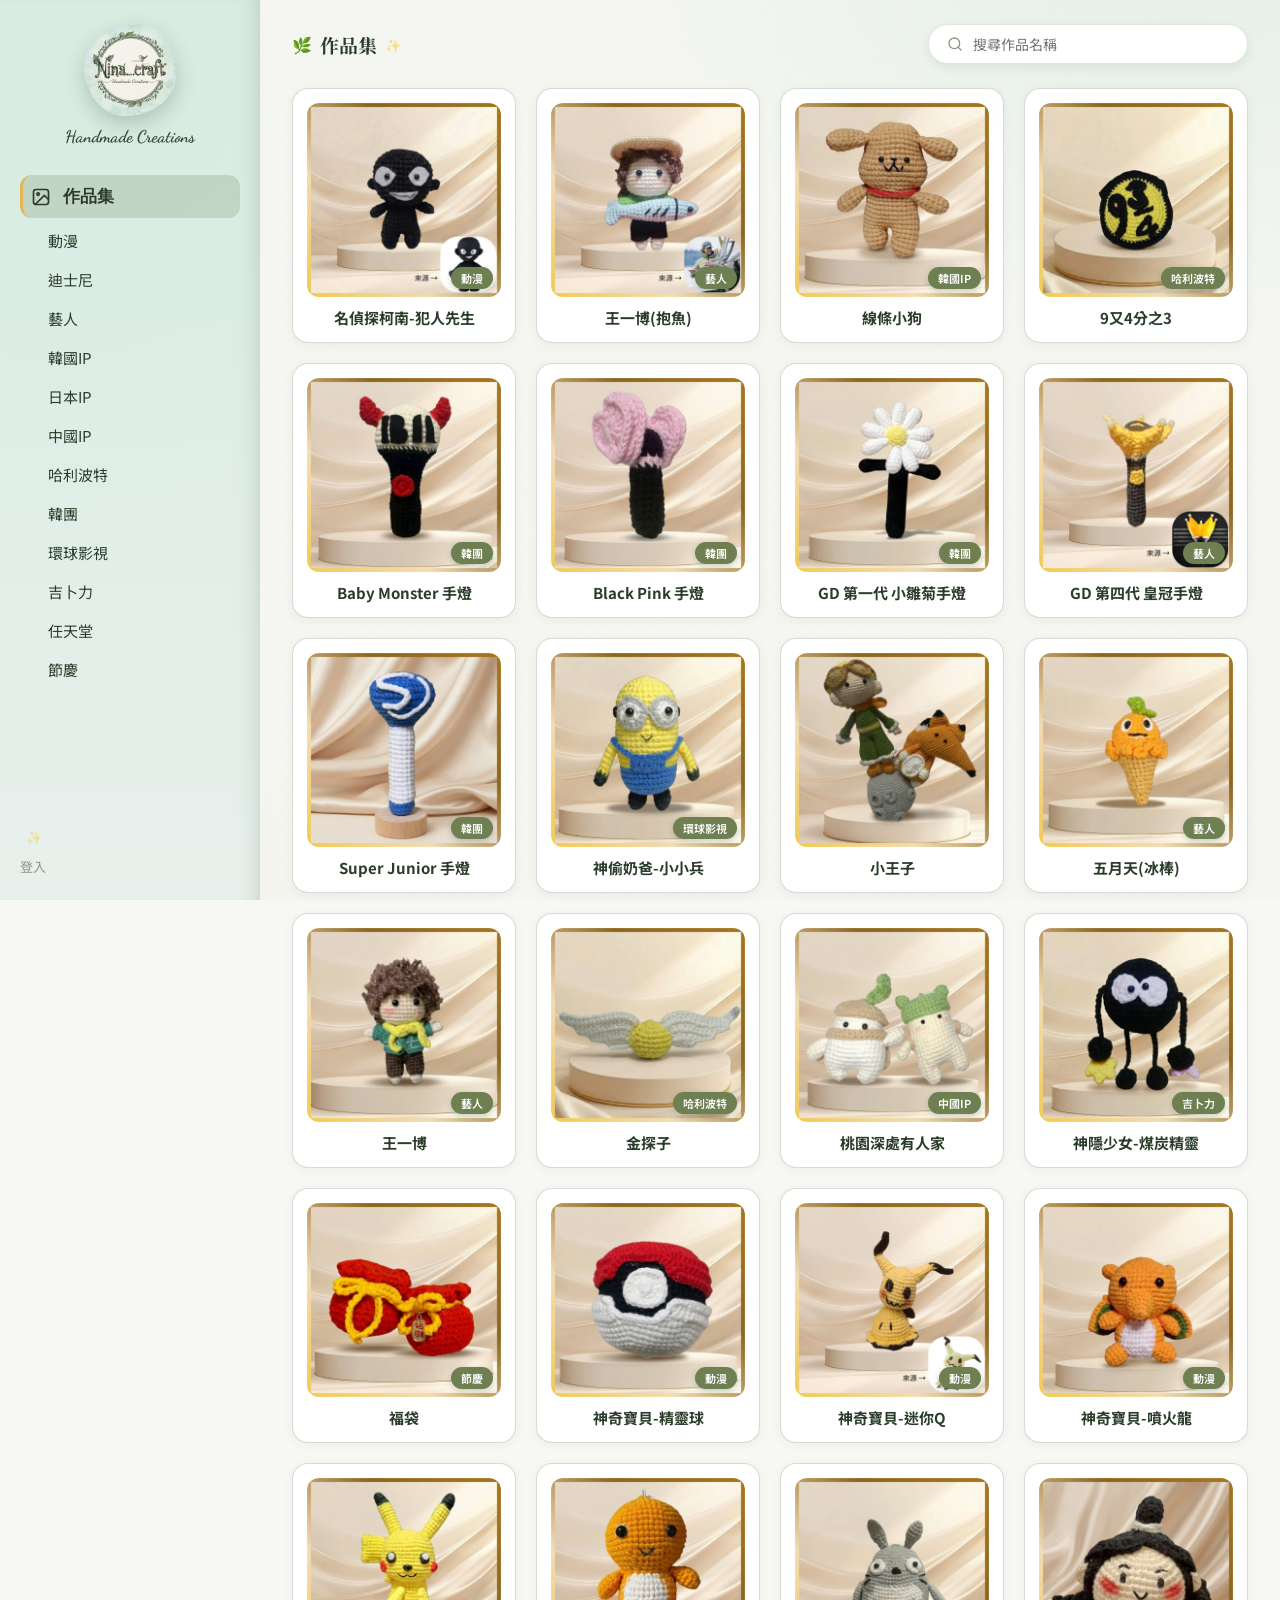
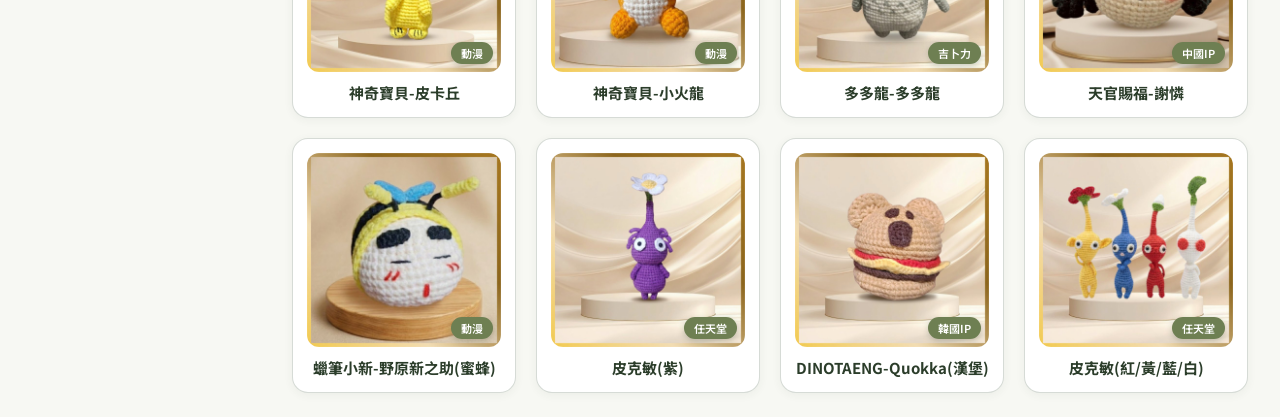
<file: index.html>
<!DOCTYPE html>
<html lang="zh-Hant">
<head>
<meta charset="UTF-8">
<meta name="viewport" content="width=device-width, initial-scale=1.0">
<title>Nina.craft</title>
<link rel="manifest" href="./manifest.json">
<meta name="theme-color" content="#5da344">
<link rel="apple-touch-icon" href="./assets/img/icon-192.png">
<link rel="icon" type="image/png" sizes="32x32" href="./assets/img/favicon-32.png">
<link rel="icon" type="image/png" sizes="64x64" href="./assets/img/favicon-64.png">
<link rel="preconnect" href="https://fonts.googleapis.com">
<link rel="preconnect" href="https://fonts.gstatic.com" crossorigin>
<link href="https://fonts.googleapis.com/css2?family=Dancing+Script:wght@600;700&family=Noto+Sans+TC:wght@400;500;700&family=Noto+Serif+TC:wght@600;700&display=swap" rel="stylesheet">
<link rel="stylesheet" href="./css/style.css">
</head>
<body>
  <div class="app-shell">
    <aside class="sidebar">
      <div class="sidebar-logo" id="home-logo"><img src="assets/img/logo.jpg" alt="Nina.craft"></div>
      <p class="sidebar-tagline">Handmade Creations</p>
      <nav class="nav-section" id="sidebar-nav"></nav>
      <div class="logout-link" id="logout-link"></div>
    </aside>
    <main class="main" id="main-content"></main>
  </div>

  <script type="importmap">
  { "imports": {
    "three": "https://cdn.jsdelivr.net/npm/three@0.160.0/build/three.module.js",
    "three/addons/": "https://cdn.jsdelivr.net/npm/three@0.160.0/examples/jsm/"
  } }
  </script>
  <script type="module" src="./js/main.js"></script>
  <script>
    if ('serviceWorker' in navigator) navigator.serviceWorker.register('./sw.js');
  </script>
</body>
</html>
</file>
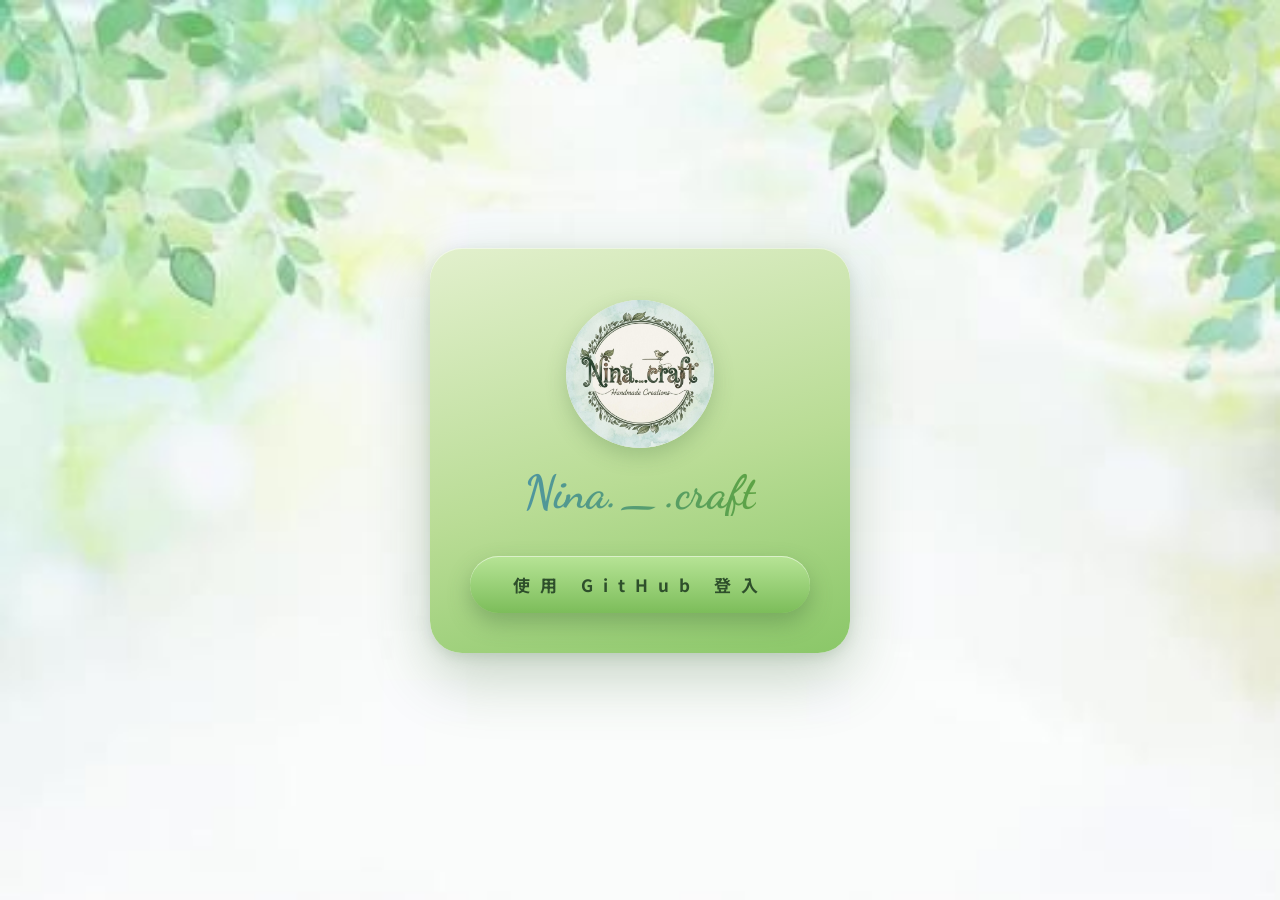
<file: login.html>
<!DOCTYPE html>
<html lang="zh-Hant">
<head>
<meta charset="UTF-8">
<meta name="viewport" content="width=device-width, initial-scale=1.0">
<title>Nina.craft 登入</title>
<link rel="manifest" href="./manifest.json">
<meta name="theme-color" content="#5da344">
<link rel="apple-touch-icon" href="./assets/img/icon-192.png">
<link rel="icon" type="image/png" sizes="32x32" href="./assets/img/favicon-32.png">
<link rel="icon" type="image/png" sizes="64x64" href="./assets/img/favicon-64.png">
<link rel="preconnect" href="https://fonts.googleapis.com">
<link rel="preconnect" href="https://fonts.gstatic.com" crossorigin>
<link href="https://fonts.googleapis.com/css2?family=Dancing+Script:wght@600;700&family=Noto+Serif+TC:wght@500;600&family=Noto+Sans+TC:wght@400;500;700&display=swap" rel="stylesheet">
<style>
  :root {
    --green-600: #5da344;
    --green-700: #3f6b3a;
    --green-800: #2e4f2b;
    --teal-500: #4f96a0;
    --text-dark: #2c3527;
    --text-grey: #a7b39c;
  }

  * { box-sizing: border-box; }

  html, body {
    margin: 0;
    padding: 0;
    min-height: 100vh;
    font-family: 'Noto Sans TC', sans-serif;
    color: var(--text-dark);
  }

  body {
    position: relative;
    display: flex;
    align-items: center;
    justify-content: center;
    background-color: #f8faf4;
    background-image: url('assets/img/login-bg.jpg');
    background-repeat: no-repeat;
    background-position: top center;
    background-size: 100% auto;
    padding: 40px 16px;
  }

  /* --- login card --- */
  .login-card {
    position: relative;
    z-index: 1;
    width: 420px;
    max-width: 100%;
    padding: clamp(32px, 7vw, 52px) clamp(24px, 6vw, 40px) clamp(28px, 6vw, 40px);
    border-radius: 32px;
    background: linear-gradient(165deg, #e2f0cd 0%, #b9dc95 55%, #8ac768 100%);
    box-shadow:
      0 24px 60px rgba(63, 107, 58, 0.28),
      0 4px 14px rgba(63, 107, 58, 0.15),
      inset 0 1px 0 rgba(255, 255, 255, 0.5);
    display: flex;
    flex-direction: column;
    align-items: center;
  }

  /* --- logo badge --- */
  .logo-badge {
    width: clamp(110px, 26vw, 148px);
    height: clamp(110px, 26vw, 148px);
    border-radius: 50%;
    overflow: hidden;
    box-shadow: 0 8px 20px rgba(63, 107, 58, 0.25), inset 0 0 0 4px rgba(250, 246, 234, 0.7);
    flex-shrink: 0;
  }
  .logo-badge img {
    width: 100%;
    height: 100%;
    object-fit: cover;
    display: block;
  }

  /* --- brand title --- */
  .brand-title {
    font-family: 'Dancing Script', cursive;
    font-weight: 700;
    font-size: clamp(32px, 8vw, 46px);
    margin: clamp(16px, 4vw, 22px) 0 clamp(20px, 5vw, 30px);
    background: linear-gradient(90deg, var(--teal-500) 0%, var(--green-600) 100%);
    -webkit-background-clip: text;
    background-clip: text;
    color: transparent;
    text-align: center;
    line-height: 1;
  }

  .login-btn {
    margin-top: 10px;
    width: 100%;
    border: none;
    cursor: pointer;
    padding: 16px 0;
    border-radius: 999px;
    font-family: 'Noto Sans TC', sans-serif;
    font-weight: 700;
    font-size: 17px;
    letter-spacing: 10px;
    color: var(--green-800);
    background: linear-gradient(180deg, #b7e496 0%, #7cbd5a 100%);
    box-shadow: 0 10px 22px rgba(63, 107, 58, 0.35), inset 0 1px 0 rgba(255,255,255,0.5);
    transition: transform 0.15s ease, box-shadow 0.15s ease, filter 0.15s ease;
  }
  .login-btn:hover {
    filter: brightness(1.04);
    transform: translateY(-1px);
    box-shadow: 0 14px 26px rgba(63, 107, 58, 0.4), inset 0 1px 0 rgba(255,255,255,0.5);
  }
  .login-btn:active {
    transform: translateY(0);
  }

  @media (max-width: 380px) {
    .login-card { border-radius: 26px; }
    .login-btn { letter-spacing: 6px; }
  }
</style>
</head>
<body>

  <div class="login-card">
    <div class="logo-badge">
      <img src="assets/img/logo.jpg" alt="Nina.craft Handmade Creations">
    </div>

    <h1 class="brand-title">Nina.<span>&#8202;_&#8202;</span>.craft</h1>

    <p id="login-error" style="display:none; color:#b23a2f; font-size:13px; margin:0 0 16px; text-align:center;"></p>

    <button type="button" class="login-btn" id="login-btn">使用 GitHub 登入</button>
  </div>

  <script type="module">
    import { getGithubLoginUrl, loginWithCode } from './js/auth.js';

    const errorEl = document.getElementById('login-error');
    const btn = document.getElementById('login-btn');

    function showError(message) {
      errorEl.textContent = message;
      errorEl.style.display = 'block';
    }

    btn.addEventListener('click', () => {
      location.href = getGithubLoginUrl();
    });

    const code = new URLSearchParams(location.search).get('code');
    if (code) {
      btn.disabled = true;
      btn.textContent = '登入中...';
      loginWithCode(code)
        .then(() => {
          location.href = 'index.html';
        })
        .catch((err) => {
          showError(err.message);
          btn.disabled = false;
          btn.textContent = '使用 GitHub 登入';
          history.replaceState(null, '', location.pathname);
        });
    }
  </script>
</body>
</html>
</file>
<file: css/style.css>
:root {
  --green-600: #6e7f52;
  --green-700: #4b5a3c;
  --green-800: #364b35;
  --gold: #e3b852;
  --text-dark: #2b3d2a;
  --text-grey: #8b9683;
  --bg-leaf: #f7f8f3;
  --sage-light: #d8ece2;
  --card-bg: #ffffff;
  --card-border: #e3e7dc;
  --sidebar-bg-1: #e8f0ec;
  --sidebar-bg-2: #d8ece2;
  --danger: #d9534f;
  --font-display: 'Noto Serif TC', 'Playfair Display', serif;
  --font-script: 'Dancing Script', cursive;
  --blob-radius: 62% 38% 55% 45% / 45% 55% 45% 55%;
}

* { box-sizing: border-box; }

html, body {
  margin: 0;
  padding: 0;
  min-height: 100vh;
  font-family: 'Noto Sans TC', sans-serif;
  color: var(--text-dark);
  background:
    url("[data-uri]") repeat,
    radial-gradient(ellipse 900px 600px at 92% -5%, rgba(216, 236, 226, 0.55) 0%, transparent 60%),
    radial-gradient(ellipse 800px 550px at -5% 105%, rgba(227, 184, 82, 0.1) 0%, transparent 55%),
    var(--bg-leaf);
  background-attachment: fixed;
}

body {
  position: relative;
}
body::before,
body::after {
  content: '';
  position: fixed;
  z-index: -1;
  pointer-events: none;
  background-repeat: no-repeat;
  background-size: contain;
}
body::before {
  right: -30px;
  bottom: -20px;
  width: 300px;
  height: 300px;
  opacity: 0.12;
  background-image: url("[data-uri]");
}
body::after {
  left: 0;
  bottom: -6px;
  width: 190px;
  height: 114px;
  opacity: 0.1;
  background-image: url("[data-uri]");
}

@keyframes sparkle-breathe {
  0%, 100% { opacity: 0.35; }
  50% { opacity: 0.85; }
}

a { color: inherit; }

.app-shell {
  display: flex;
  min-height: 100vh;
  position: relative;
  z-index: 0;
}

/* --- sidebar --- */
.sidebar {
  width: 260px;
  flex-shrink: 0;
  background:
    radial-gradient(circle at 15% 0%, rgba(216, 236, 226, 0.9) 0%, transparent 55%),
    linear-gradient(180deg, var(--sidebar-bg-2) 0%, var(--sidebar-bg-1) 100%);
  padding: 24px 20px;
  display: flex;
  flex-direction: column;
  align-items: center;
  gap: 10px;
  box-shadow: inset -18px 0 30px -28px rgba(54, 75, 53, 0.45);
  position: fixed;
  top: 0;
  left: 0;
  height: 100vh;
  height: 100dvh;
  overflow: hidden;
  z-index: 5;
}
.sidebar::after {
  content: '✨';
  position: absolute;
  left: 26px;
  bottom: 54px;
  font-size: 13px;
  opacity: 0.5;
  animation: sparkle-breathe 3.2s ease-in-out infinite;
  pointer-events: none;
}
.sidebar > .nav-section,
.sidebar > .logout-link { align-self: stretch; }
.sidebar > .nav-section:first-of-type {
  margin-top: 18px;
  flex: 1;
  min-height: 0;
  overflow-y: auto;
}
.sidebar > .logout-link { flex-shrink: 0; }

.sidebar-logo {
  width: 92px;
  height: 92px;
  flex-shrink: 0;
  border-radius: var(--blob-radius);
  overflow: hidden;
  box-shadow: 0 8px 20px rgba(54, 75, 53, 0.25);
  cursor: pointer;
  transition: border-radius 0.4s ease, box-shadow 0.2s ease;
}
.sidebar-logo:hover { box-shadow: 0 10px 25px rgba(227, 184, 82, 0.35), 0 8px 20px rgba(54, 75, 53, 0.25); }
.sidebar-logo img { width: 100%; height: 100%; object-fit: cover; display: block; }

.sidebar-tagline {
  margin: 0;
  flex-shrink: 0;
  font-family: var(--font-script);
  font-weight: 700;
  font-size: 17px;
  color: var(--green-800);
}

.nav-section { display: flex; flex-direction: column; gap: 6px; }
.nav-section[hidden] { display: none; }

.nav-item {
  display: flex;
  align-items: center;
  gap: 12px;
  padding: 10px 8px;
  border-radius: 12px;
  cursor: pointer;
  font-size: 17px;
  font-weight: 600;
  color: var(--text-dark);
  text-decoration: none;
  border: none;
  border-left: 3px solid transparent;
  background: none;
  text-align: left;
  transition: background 0.15s ease, border-color 0.15s ease;
}
.nav-icon { display: inline-flex; flex-shrink: 0; color: inherit; }
.nav-item:hover { background: rgba(110, 127, 82, 0.14); }
.nav-item.active { background: rgba(110, 127, 82, 0.22); border-left-color: var(--gold); }

.nav-subitem {
  display: flex;
  align-items: center;
  gap: 8px;
  padding: 6px 8px 6px 28px;
  font-size: 15px;
  color: var(--text-dark);
  cursor: pointer;
  border-radius: 10px;
}
.nav-subitem:hover { background: rgba(110, 127, 82, 0.12); }
.nav-subitem.active { background: rgba(110, 127, 82, 0.22); font-weight: 700; }
.nav-subitem { border: none; background: none; width: 100%; text-align: left; }
.nav-subitem .del-btn { margin-left: auto; }

.nav-add {
  display: flex;
  align-items: center;
  gap: 8px;
  padding: 6px 8px 6px 28px;
  color: var(--green-700);
  cursor: pointer;
  font-weight: 700;
}

.logout-link {
  margin-top: auto;
  font-size: 13px;
  color: var(--text-grey);
  cursor: pointer;
}

/* --- main --- */
.main {
  flex: 1;
  min-width: 0;
  padding: 24px 32px;
  margin-left: 260px;
}

.topbar {
  display: flex;
  align-items: center;
  flex-wrap: wrap;
  gap: 16px;
  margin-bottom: 24px;
}

.breadcrumb {
  display: flex;
  align-items: center;
  gap: 8px;
  font-family: var(--font-display);
  font-size: 19px;
  font-weight: 700;
  flex: 1;
}
.breadcrumb::before { content: '🌿'; font-size: 16px; }
.breadcrumb::after {
  content: '✨';
  font-size: 13px;
  opacity: 0.6;
  animation: sparkle-breathe 2.6s ease-in-out infinite 0.4s;
}
.breadcrumb .crumb { cursor: pointer; }
.breadcrumb .crumb:hover { text-decoration: underline; }
.breadcrumb .sep { color: var(--text-grey); }

.icon-btn {
  width: 38px;
  height: 38px;
  border-radius: 50%;
  border: 1.5px solid transparent;
  color: var(--text-dark);
  background: #fff;
  box-shadow: 0 4px 10px rgba(44, 62, 45, 0.12);
  display: flex;
  align-items: center;
  justify-content: center;
  cursor: pointer;
  flex-shrink: 0;
  transition: box-shadow 0.15s ease, border-color 0.15s ease, transform 0.15s ease;
}
.icon-btn:hover { border-color: var(--gold); box-shadow: 0 6px 16px rgba(227, 184, 82, 0.3); transform: translateY(-1px); }
.icon-btn.confirm { background: var(--green-600); color: #fff; }

.search-box {
  flex: 1;
  max-width: 320px;
  min-width: 0;
  display: flex;
  align-items: center;
  gap: 8px;
  background: #fff;
  border: 1px solid var(--card-border);
  border-radius: 999px;
  padding: 8px 18px;
  color: var(--text-grey);
  box-shadow: 0 4px 10px rgba(44, 62, 45, 0.08);
}
.search-box input { border: none; outline: none; flex: 1; min-width: 0; font-family: inherit; font-size: 14px; color: var(--text-dark); }

/* --- card grid --- */
.card-grid {
  display: grid;
  grid-template-columns: repeat(auto-fill, minmax(190px, 1fr));
  gap: 20px;
}

.card {
  position: relative;
  background: var(--card-bg);
  border: 1px solid rgba(54, 75, 53, 0.2);
  border-radius: 16px;
  padding: 14px;
  cursor: pointer;
  text-align: center;
  box-shadow: 0 2px 10px rgba(44, 62, 45, 0.06);
  transition: box-shadow 0.2s ease, transform 0.2s ease, border-color 0.2s ease;
}
.card:hover {
  box-shadow: 0 10px 25px rgba(54, 75, 53, 0.15), 0 0 15px rgba(197, 216, 206, 0.6), 0 0 0 1px rgba(227, 184, 82, 0.4);
  border-color: var(--gold);
  transform: translateY(-3px);
}
.card-thumb {
  position: relative;
  width: 100%;
  aspect-ratio: 1;
  border-radius: 12px;
  overflow: hidden;
  background: var(--sidebar-bg-1);
  margin-bottom: 10px;
  display: flex;
  align-items: center;
  justify-content: center;
  color: var(--green-600);
}
.card-thumb img { width: 100%; height: 100%; object-fit: cover; display: block; }
.card-name { font-weight: 700; font-size: 15px; white-space: pre-line; color: var(--text-dark); }
.card-move-select {
  display: block;
  width: 100%;
  margin-top: 8px;
  padding: 5px 8px;
  border-radius: 8px;
  border: 1px solid var(--card-border);
  font-size: 12px;
  font-family: inherit;
  color: var(--text-grey);
  cursor: pointer;
}
.card-tag {
  position: absolute;
  bottom: 8px;
  right: 8px;
  background: var(--green-600);
  color: #fff;
  font-size: 11px;
  font-weight: 600;
  padding: 3px 10px;
  border-radius: 999px;
  box-shadow: 0 2px 6px rgba(44, 62, 45, 0.25);
}

.card .del-btn {
  position: absolute;
  top: -8px;
  right: -8px;
}
.card .drag-handle {
  position: absolute;
  top: -8px;
  left: -8px;
  width: 24px;
  height: 24px;
  border-radius: 50%;
  background: #fff;
  box-shadow: 0 2px 6px rgba(0,0,0,0.15);
  display: flex;
  align-items: center;
  justify-content: center;
}

.card-add {
  border: 2px dashed var(--green-600);
  border-radius: var(--blob-radius);
  background: transparent;
  display: flex;
  align-items: center;
  justify-content: center;
  min-height: 160px;
  font-size: 32px;
  color: var(--green-700);
  transition: border-radius 0.4s ease, background 0.15s ease;
}
.card-add:hover { background: rgba(216, 236, 226, 0.4); }
.card-add.card-add-labeled { font-size: 16px; font-weight: 700; gap: 6px; }

.del-btn {
  width: 24px;
  height: 24px;
  border-radius: 50%;
  border: none;
  background: #fff;
  color: var(--danger);
  box-shadow: 0 2px 6px rgba(0,0,0,0.15);
  display: flex;
  align-items: center;
  justify-content: center;
  cursor: pointer;
  font-size: 13px;
  line-height: 1;
}

.empty-hint {
  color: var(--text-grey);
  font-size: 15px;
  padding: 40px 24px;
  text-align: center;
  background: radial-gradient(ellipse at center, var(--sage-light) 0%, transparent 70%);
  border-radius: var(--blob-radius);
}
.empty-hint::before { content: '🌿'; display: block; font-size: 24px; margin-bottom: 8px; }

/* --- modal --- */
.modal-overlay {
  position: fixed;
  inset: 0;
  background: rgba(44, 62, 45, 0.35);
  display: flex;
  align-items: center;
  justify-content: center;
  z-index: 50;
}
.modal-box {
  width: 360px;
  max-width: 90vw;
  max-height: 90vh;
  display: flex;
  flex-direction: column;
  background: var(--sidebar-bg-1);
  border-radius: 16px;
  overflow: hidden;
  box-shadow: 0 20px 45px rgba(54, 75, 53, 0.3);
}
.modal-box-wide { width: 460px; }
.modal-box-work { width: 640px; }
.modal-header {
  flex-shrink: 0;
  padding: 14px 20px;
  background: linear-gradient(90deg, var(--green-800), var(--green-600));
  color: #fff;
  font-family: var(--font-display);
  font-weight: 700;
  font-size: 17px;
  display: flex;
  justify-content: space-between;
  align-items: center;
}
.modal-header span:first-child::before { content: '✨ '; }
.modal-header .close-x { cursor: pointer; }
.modal-body { padding: 20px; display: flex; flex-direction: column; gap: 14px; overflow-y: auto; min-height: 0; }
.work-modal-columns { display: flex; gap: 20px; flex-wrap: wrap; }
.work-modal-col { flex: 1 1 260px; min-width: 0; display: flex; flex-direction: column; gap: 14px; }
.category-checklist {
  display: flex;
  flex-direction: column;
  gap: 6px;
  flex: 1;
  min-height: 140px;
  max-height: 320px;
  overflow-y: auto;
  border: 1px solid var(--card-border);
  border-radius: 10px;
  padding: 10px;
  background: #fff;
}
.modal-body label { font-size: 14px; font-weight: 600; display: flex; flex-direction: column; gap: 6px; }
.modal-body input, .modal-body select, .modal-body textarea {
  border-radius: 10px;
  border: 1px solid var(--card-border);
  padding: 10px 12px;
  font-family: inherit;
  font-size: 14px;
  min-width: 0;
}
.modal-body textarea { resize: vertical; }
.modal-row { display: flex; gap: 12px; flex-wrap: wrap; }
.modal-row label { flex: 1 1 140px; min-width: 0; }
.color-code-row { display: flex; align-items: center; gap: 8px; flex-wrap: wrap; }
.color-code-row input[name="colorCode"] { flex: 1 1 140px; min-width: 0; }
.color-hex-input { width: 100px; flex: 0 0 auto; }
.color-hex-picker {
  width: 36px;
  height: 36px;
  padding: 0 !important;
  border-radius: 8px;
  flex: 0 0 auto;
}
.modal-actions { display: flex; justify-content: flex-end; gap: 10px; }
.btn {
  border: 1.5px solid transparent;
  border-radius: 999px;
  padding: 10px 22px;
  font-weight: 700;
  cursor: pointer;
  transition: background 0.15s ease, border-color 0.15s ease, box-shadow 0.15s ease, transform 0.15s ease;
}
.btn-secondary { background: #fff; border-color: var(--card-border); color: var(--text-dark); }
.btn-secondary:hover { border-color: var(--green-600); }
.btn-primary { background: var(--green-800); color: #fff; }
.btn-primary:hover { background: var(--green-600); border-color: var(--gold); box-shadow: 0 6px 16px rgba(227, 184, 82, 0.35); transform: translateY(-1px); }

.diagram-top {
  display: flex;
  justify-content: space-between;
  align-items: flex-start;
  gap: 20px;
}
.diagram-top-left { flex: 2; min-width: 0; }
.diagram-top-left .work-detail-name {
  margin: 0 0 12px;
  font-family: var(--font-display);
  font-size: 40pt;
  line-height: 1.1;
}
.diagram-top-left .work-detail-name::before { content: '🍃 '; font-size: 0.6em; vertical-align: middle; }
.work-detail-name-input {
  display: block;
  width: 100%;
  margin: 0 0 12px;
  font-family: var(--font-display);
  font-size: 40pt;
  line-height: 1.1;
  border: 1px solid var(--card-border);
  border-radius: 10px;
  padding: 2px 10px;
  background: #fff;
}
.diagram-cover { flex: 1; min-width: 0; text-align: center; }
.diagram-cover img {
  width: 100%;
  aspect-ratio: 1;
  object-fit: cover;
  border-radius: 16px;
  display: block;
  box-shadow: 0 12px 28px rgba(54, 75, 53, 0.2);
}
@media (max-width: 700px) {
  .diagram-top { flex-direction: column; }
  .diagram-top-left, .diagram-cover { flex: none; width: 100%; }
  .diagram-cover { max-width: 260px; margin: 0 auto; }
  .diagram-top-left .work-detail-name { font-size: 26pt; }
  .work-detail-name-input { font-size: 26pt; }
}
.diagram-cover-edit {
  display: block;
  margin-top: 6px;
  font-size: 13px;
  color: var(--green-700);
  cursor: pointer;
}
.diagram-cover-edit input[type="file"] { display: none; }

.diagram-yarn {
  margin: 16px 0 20px;
}

.diagram-toolbar {
  display: flex;
  align-items: flex-start;
  flex-wrap: wrap;
  gap: 16px;
  margin-bottom: 20px;
  position: sticky;
  top: 8px;
  z-index: 20;
}

.diagram-toc {
  display: flex;
  align-items: center;
  flex-wrap: wrap;
  gap: 8px;
  flex: 1;
  min-width: 150px;
  margin: 0 0 20px;
  font-weight: 700;
  color: var(--green-700);
}
.diagram-toolbar .diagram-toc { margin-bottom: 0; }
.diagram-toc .toc-item { cursor: pointer; }
.diagram-toc .toc-item:hover { text-decoration: underline; }
.diagram-toc .sep { color: var(--text-grey); font-weight: 400; }

.color-palette {
  display: flex;
  align-items: center;
  gap: 8px;
  background: #fff;
  padding: 8px 12px;
  border-radius: 999px;
  box-shadow: 0 4px 14px rgba(44, 62, 45, 0.15);
  width: fit-content;
}
/* 圖解編輯（只限電腦版；手機版面維持原本的色盤與完成鈕）：色盤懸浮在正在輸入的那一列旁邊（位置由 JS 設定）；還沒點進任何列之前先藏起來 */
@media not ((max-width: 720px) or ((hover: none) and (pointer: coarse) and (max-width: 1100px))) {
  .diagram-toolbar .color-palette { position: fixed; z-index: 30; flex-direction: column; width: auto; max-width: none; padding: 8px 6px; border-radius: 20px; visibility: hidden; }
  .diagram-toolbar .color-palette .palette-label { display: none; }
  .diagram-toolbar .color-palette .color-custom-form { flex-direction: column; flex: none; }
  .diagram-toolbar .color-palette .color-custom { width: 62px; flex: none; }
  .diagram-toolbar .color-palette.is-floating { visibility: visible; }
}
.palette-label { font-size: 13px; color: var(--text-grey); }
.color-swatch {
  width: 26px;
  height: 26px;
  border-radius: 50%;
  border: 2px solid #fff;
  box-shadow: 0 0 0 1px var(--card-border);
  cursor: pointer;
  padding: 0;
  flex-shrink: 0;
}
.color-swatch.is-current { outline: 2px solid var(--green-800); outline-offset: 2px; }
.color-custom-form { display: flex; align-items: center; gap: 4px; }
.color-custom {
  width: 78px;
  height: 26px;
  border-radius: 999px;
  border: 1px solid var(--card-border);
  padding: 0 8px;
  font-size: 12px;
  font-family: inherit;
}
.color-custom-preview {
  width: 26px;
  height: 26px;
  border-radius: 50%;
  border: 2px solid #fff;
  box-shadow: 0 0 0 1px var(--card-border);
  cursor: pointer;
  flex-shrink: 0;
  transition: box-shadow 0.15s ease;
}
.color-custom-preview:not(:disabled):hover { box-shadow: 0 0 0 2px var(--gold); }
.color-custom-preview:disabled {
  background: repeating-linear-gradient(45deg, #eee, #eee 3px, #fff 3px, #fff 6px);
  cursor: not-allowed;
}

.diagram-tables { display: flex; flex-direction: column; gap: 20px; }

.diagram-table {
  background: #fff;
  border-radius: 14px;
  padding: 14px;
}
.diagram-table-head {
  display: flex;
  align-items: center;
  gap: 10px;
  margin-bottom: 10px;
}
.diagram-table-head h3 { margin: 0; font-size: 20pt; }
.diagram-table-head .part-note-text { color: var(--text-grey); font-size: 14px; }
.diagram-table-head .part-name {
  flex: 1;
  border-radius: 8px;
  border: 1px solid var(--card-border);
  padding: 6px 10px;
  font-weight: 700;
  font-size: 20pt;
}
.diagram-table-head .part-note {
  flex: 2;
  border-radius: 8px;
  border: 1px solid var(--card-border);
  padding: 6px 10px;
  font-size: 14px;
}

.diagram-grid-row {
  display: grid;
  grid-template-columns: 4.2em 3fr 5em 1fr;
  gap: 12px;
  align-items: start;
  padding: 8px 0;
}
.diagram-grid.is-editing .diagram-grid-row {
  grid-template-columns: 4.2em 3fr 5em 28px 1fr;
}
.diagram-grid-row:not(:last-child) { border-bottom: 1.5px solid #e4edd7; }
.diagram-grid-head { font-weight: 700; padding-bottom: 4px; }
.diagram-grid-row .cell { font-size: 15pt; overflow-wrap: break-word; }
.diagram-grid-row .cell-center { text-align: center; white-space: nowrap; }
.diagram-grid-row .cell-center .cell-edit { text-align: center; }
@media (max-width: 700px) {
  .diagram-grid-row { grid-template-columns: 4.2em 1fr 4em; }
  .diagram-grid.is-editing .diagram-grid-row { grid-template-columns: 4.2em 1fr 4em 24px; }
  .attach-cell { grid-column: 1 / -1; min-width: 0; }
}

.cell-edit {
  display: inline-block;
  min-width: 32px;
  min-height: 1.2em;
  outline: none;
  border-bottom: 1px dashed var(--card-border);
}

.row-attachments { display: flex; flex-direction: column; gap: 8px; }
.row-attach { position: relative; }
.row-attach .del-btn { position: absolute; top: -6px; right: -6px; }
.row-attach { min-width: 0; }
.row-attach .block-image { max-width: 100%; }
.row-attach .block-image img { max-width: 100%; height: auto; border-radius: 8px; display: block; }
.row-attach .block-size { display: flex; align-items: center; gap: 6px; font-size: 12px; margin-top: 4px; color: var(--text-grey); }
.row-attach .block-size input { width: 60px; border-radius: 6px; border: 1px solid var(--card-border); padding: 3px 5px; }
.row-attach textarea {
  width: 100%;
  min-height: 50px;
  border: 1px solid var(--card-border);
  border-radius: 8px;
  padding: 6px 8px;
  font-family: inherit;
  font-size: 13px;
  resize: vertical;
}
.block-text { margin: 0; white-space: pre-line; }
.row-attach .block-text { font-size: 13px; }
.row-attach-add { display: flex; gap: 12px; }
.link-btn {
  border: none;
  background: none;
  color: var(--green-700);
  font-size: 13px;
  cursor: pointer;
  padding: 0;
}

/* --- 線材&工具 --- */
.material-groups { display: flex; flex-direction: column; gap: 24px; }

/* --- 拖曳排序（編輯模式共用） --- */
.drag-handle { cursor: grab; color: var(--text-grey); flex-shrink: 0; touch-action: none; pointer-events: none; }
.is-draggable { cursor: grab; touch-action: none; }
.is-draggable:active { cursor: grabbing; }
.dragging { opacity: 0.4; }

.material-group {
  background: var(--card-bg);
  border: 1px solid var(--card-border);
  border-radius: 16px;
  padding: 16px;
  box-shadow: 0 2px 10px rgba(44, 62, 45, 0.06);
}
.material-group-head {
  display: flex;
  align-items: center;
  flex-wrap: wrap;
  gap: 10px;
  margin-bottom: 12px;
}
.material-group-tag {
  background: var(--sidebar-bg-1);
  color: var(--text-dark);
  font-weight: 700;
  font-size: 14px;
  padding: 6px 16px;
  border-radius: 999px;
}
.material-group-head .link-btn { margin-left: auto; }

.material-table { display: flex; flex-direction: column; overflow-x: auto; }
.material-row {
  display: grid;
  grid-template-columns: 2fr 0.8fr 1fr 0.8fr 1fr;
  gap: 12px;
  align-items: center;
  padding: 8px 4px;
  font-size: 14px;
}
.material-table.is-editing .material-row { grid-template-columns: 2fr 0.8fr 1fr 0.8fr 1fr 56px; }
.material-row-tools { grid-template-columns: 1.5fr 1.5fr 0.8fr 1fr 0.8fr 1fr; min-width: 560px; }
.material-table.is-editing .material-row-tools { grid-template-columns: 1.5fr 1.5fr 0.8fr 1fr 0.8fr 1fr 56px; min-width: 620px; }
.material-row-yarn { grid-template-columns: 1.5fr 0.6fr 0.8fr 0.9fr 0.9fr 0.6fr 0.9fr; font-size: 13px; min-width: 640px; }
.material-table-yarn.is-editing .material-row-yarn { grid-template-columns: 1.5fr 0.6fr 0.8fr 0.9fr 0.9fr 0.6fr 0.9fr 56px; min-width: 700px; }
.material-row-actions { display: flex; gap: 6px; justify-content: flex-end; }
.material-row a { color: var(--green-700); }
.material-row-head {
  font-weight: 700;
  color: var(--text-grey);
  font-size: 12px;
  border-bottom: 1.5px solid var(--card-border);
  padding-bottom: 8px;
}
.material-row:not(.material-row-head):not(:last-child) { border-bottom: 1px solid var(--card-border); }

.placeholder-panel {
  background: radial-gradient(ellipse at center, var(--sage-light) 0%, #fff 75%);
  border: 1.5px solid var(--card-border);
  border-radius: var(--blob-radius);
  padding: 48px 40px;
  color: var(--text-grey);
  text-align: center;
}
.placeholder-panel::before { content: '✨'; display: block; font-size: 28px; margin-bottom: 10px; }

/* 手機版：底部分頁列 + 分類橫向標籤（觸控裝置在「電腦版網站」模式下也套用） */
@media (max-width: 720px), (hover: none) and (pointer: coarse) and (max-width: 1100px) {
  .sidebar {
    top: auto;
    bottom: 0;
    width: 100%;
    height: auto;
    flex-direction: row;
    align-items: stretch;
    gap: 0;
    padding: 6px 8px;
    overflow: hidden;
    touch-action: none; /* 下方導覽列固定，不能左右滑；頂部標籤列是自己的捲動區，不受影響 */
    box-shadow: 0 -4px 16px rgba(54, 75, 53, 0.18);
  }
  .sidebar::after, .sidebar-logo, .sidebar-tagline { display: none; }
  .sidebar > .nav-section:first-of-type {
    margin-top: 0;
    flex: 1;
    flex-direction: row;
    gap: 4px;
    overflow: hidden;
  }
  .nav-item {
    flex: 1;
    flex-direction: column;
    justify-content: center;
    gap: 2px;
    min-height: 52px;
    padding: 6px 4px;
    border-left: none;
    font-size: 12px;
    text-align: center;
  }
  .logout-link {
    display: flex;
    align-items: center;
    margin-top: 0;
    padding: 0 6px;
    max-width: 80px;
    text-align: center;
    font-size: 12px;
  }
  /* 子分類：固定在畫面頂部的可滑動標籤列 */
  #sidebar-nav .nav-section {
    position: fixed;
    top: 0;
    left: 0;
    right: 0;
    flex-direction: row;
    gap: 8px;
    padding: 8px 12px;
    overflow-x: auto;
    background: rgba(255, 255, 255, 0.94);
    box-shadow: 0 2px 10px rgba(54, 75, 53, 0.1);
  }
  #sidebar-nav .nav-subitem,
  #sidebar-nav .nav-add {
    flex: none;
    width: auto;
    padding: 8px 16px;
    border-radius: 999px;
    background: rgba(110, 127, 82, 0.12);
    font-size: 15px;
    white-space: nowrap;
  }
  #sidebar-nav .nav-subitem.active { background: rgba(110, 127, 82, 0.3); }
  .main { margin-left: 0; padding: 72px 14px 96px; }
  /* 兩欄卡片 */
  .card-grid { grid-template-columns: repeat(2, minmax(0, 1fr)); gap: 12px; }
  .card { padding: 10px; }
  /* 標題獨占一行，搜尋欄撐滿寬度（16px 以上避免 iOS 聚焦時自動放大） */
  .topbar { gap: 10px; margin-bottom: 16px; }
  .breadcrumb { flex: 1 1 100%; }
  .search-box { flex: 1 1 0; max-width: none; padding: 10px 16px; }
  .search-box input { font-size: 16px; }
}

/* ---------- 列印圖解筆記（標題+作品圖+線材需求+表格+補充圖解），A4 版面，字級/間距縮小以精簡頁數 ---------- */
@media print {
  @page { size: A4; margin: 0; }
  body { background: #fff; }
  body::before, body::after { display: none !important; }
  .sidebar, .topbar, .logout-link, .diagram-preview { display: none !important; }
  .main { padding: 0; margin-left: 0; }
  #print-area { max-width: 100%; padding: 10mm; box-sizing: border-box; }
  .diagram-top-left .work-detail-name::before { content: none; }
  .diagram-cover img { border-radius: 12px; box-shadow: none; }
  .diagram-top { break-inside: avoid; gap: 10px; flex-direction: row; }
  .diagram-top-left { flex: 2; width: auto; }
  .diagram-top-left .work-detail-name { font-size: 20pt; margin-bottom: 6px; }
  .diagram-yarn { margin: 6px 0 10px; }
  .diagram-cover { flex: 0 0 170px; width: auto; max-width: none; margin: 0; }
  .diagram-cover img { width: 170px !important; }
  .diagram-tables { gap: 8px; }
  .diagram-table { padding: 6px; break-inside: auto; page-break-inside: auto; }
  .diagram-table-head { margin-bottom: 4px; }
  .diagram-table-head h3 { font-size: 12pt; }
  .diagram-table-head .part-note-text { font-size: 9pt; }
  .diagram-grid-row { grid-template-columns: 3.2em 3fr 3.5em 1fr; gap: 8px; padding: 3px 0; break-inside: avoid; page-break-inside: avoid; }
  .diagram-grid-row .cell { font-size: 9.5pt; }
  .attach-cell { grid-column: auto; }
  .row-attach { break-inside: avoid; }
  .row-attach .block-text { font-size: 8.5pt; }
  .del-btn, .card-add, .modal-overlay, .color-palette, .diagram-toc { display: none !important; }
}

/* 圖解 3D 預覽 */
.diagram-preview {
  margin: 20px 0 32px;
  background: #fff;
  border-radius: 14px;
  padding: 14px;
}
.diagram-preview-title { margin: 0 0 10px; font-size: 18pt; }
.diagram-preview-sub { font-size: 13px; font-weight: 400; color: var(--text-grey); }
.diagram-preview-chips { display: flex; flex-wrap: wrap; gap: 8px; }
.diagram-preview-chips:not(:empty) { margin-bottom: 10px; }
.diagram-preview-chip {
  border: none;
  border-radius: 999px;
  padding: 6px 14px;
  background: rgba(110, 127, 82, 0.12);
  font-family: inherit;
  font-size: 14px;
  cursor: pointer;
}
.diagram-preview-chip.active { background: rgba(110, 127, 82, 0.3); font-weight: 700; }
.diagram-preview-canvas {
  position: relative;
  height: 340px;
  border-radius: 12px;
  background: #eef3e6;
  overflow: hidden;
}
.diagram-preview-canvas canvas { display: block; width: 100%; height: 100%; }
.diagram-preview-msg {
  position: absolute;
  inset: 0;
  display: flex;
  align-items: center;
  justify-content: center;
  color: var(--text-grey);
  pointer-events: none;
}
.diagram-preview-warnings { margin: 10px 0 0; padding-left: 18px; font-size: 13px; color: #a8642a; }
.diagram-preview-warnings:empty { display: none; }

/* ---------- 鉤針專用鍵盤（觸控裝置點選針法、總針數欄時顯示；所有按鍵一次顯示） ---------- */
.ck-panel {
  position: fixed;
  left: 0;
  right: 0;
  bottom: 0;
  z-index: 50;
  padding: 8px 8px 10px;
  background: #fff;
  border-radius: 18px 18px 0 0;
  box-shadow: 0 -6px 20px rgba(54, 75, 53, 0.22);
}
.ck-panel[hidden] { display: none; }
.ck-grid { display: grid; gap: 4px; }
.ck-grid + .ck-grid { margin-top: 4px; }
.ck-plain { grid-template-columns: repeat(8, minmax(0, 1fr)); }
.ck-labeled { grid-template-columns: repeat(7, minmax(0, 1fr)); }
.ck-digits { grid-template-columns: repeat(10, minmax(0, 1fr)); }
.ck-foot { grid-template-columns: repeat(6, minmax(0, 1.2667fr)) minmax(0, 1.2fr) minmax(0, 1.2fr) minmax(0, 2fr); } /* 「空」「換行」鍵和數字鍵一樣寬（1.2fr ＝ 整列的 1/10），多出來的寬度平均分給前面 6 個符號 */
.ck-key {
  display: flex;
  flex-direction: column;
  align-items: center;
  justify-content: center;
  min-height: 36px;
  padding: 1px;
  border: 1px solid var(--card-border);
  border-radius: 8px;
  background: #fff;
  font-family: inherit;
  font-size: 15px;
  font-weight: 700;
  color: var(--text-dark);
  box-shadow: 0 2px 4px rgba(44, 62, 45, 0.08);
}
.ck-labeled .ck-key { min-height: 44px; font-size: 14px; }
.ck-key small { font-size: 10px; font-weight: 500; line-height: 1.1; color: var(--text-grey); }
.ck-key:active { background: rgba(110, 127, 82, 0.22); }
.ck-symbol { background: rgba(110, 127, 82, 0.12); }
/* 收合鈕：懸浮在鍵盤右上角，不佔按鍵的位置 */
.ck-collapse {
  position: absolute;
  right: 12px;
  bottom: 100%;
  margin-bottom: 8px;
  width: 44px;
  height: 44px;
  border: none;
  border-radius: 50%;
  background: #d3ecc4;
  color: var(--green-800);
  font-size: 20px;
  box-shadow: 0 4px 14px rgba(54, 75, 53, 0.3);
}
/* 圖解編輯中的「完成」鈕（只限電腦版）：懸浮在畫面右下角，捲到哪都按得到 */
@media not ((max-width: 720px) or ((hover: none) and (pointer: coarse) and (max-width: 1100px))) {
  .icon-btn.floating-confirm { position: fixed; right: 20px; bottom: 20px; z-index: 40; width: 48px; height: 48px; box-shadow: 0 6px 18px rgba(54, 75, 53, 0.35); }
}
/* 留出鍵盤高度，讓正在編輯的欄位能捲到鍵盤上方 */
body.ck-open .main { padding-bottom: 320px; }

/* ---------- 圖解文本 / 3D預覽頁 ---------- */
.text-card { display: flex; align-items: center; justify-content: center; min-height: 72px; }
.text-card.card-add { min-height: 72px; }
.text-title { margin: 0 0 12px; font-family: var(--font-display); font-size: 24pt; }
.text-editor { display: grid; grid-template-columns: minmax(0, 1fr) 190px; gap: 24px; align-items: start; }
.text-table-wrap { min-width: 0; background: #fff; border-radius: 14px; padding: 8px 14px; }
.text-grid { display: flex; flex-direction: column; }
.text-row {
  display: grid;
  grid-template-columns: 4.5em minmax(0, 1fr) 4.5em;
  gap: 12px;
  align-items: center;
  padding: 10px 0;
  font-size: 15pt;
  overflow-wrap: anywhere;
}
.text-grid.is-editing .text-row { grid-template-columns: 4.5em minmax(0, 1fr) 4.5em 28px; }
.text-row:not(:last-child) { border-bottom: 1.5px solid #e4edd7; }
.text-cell-label, .text-cell-total { text-align: center; white-space: nowrap; }
.text-cell-label { font-weight: 700; }
.text-cell-total .cell-edit { text-align: center; }
.text-row .cell-edit { display: block; min-width: 0; }
.text-row-p { background: rgba(110, 127, 82, 0.14); border-radius: 8px; font-weight: 700; }
.text-row-c { color: var(--text-grey); font-size: 13pt; }
.text-dot, .text-swatch {
  display: inline-block;
  width: 14px;
  height: 14px;
  margin-right: 6px;
  border-radius: 50%;
  vertical-align: -1px;
  box-shadow: 0 0 0 1px rgba(54, 75, 53, 0.25);
}
.text-tools { display: flex; flex-direction: column; gap: 12px; }
.text-tool { width: 100%; justify-content: center; }
.text-viewer { display: grid; grid-template-columns: minmax(0, 1fr) minmax(0, 1fr); gap: 20px; align-items: start; }
.text-viewer .diagram-preview { margin: 0; position: sticky; top: 16px; max-height: calc(100vh - 32px); overflow-y: auto; } /* 電腦版：預覽跟著捲動，改針法時隨時看得到 */
@media (max-width: 720px), (hover: none) and (pointer: coarse) and (max-width: 1100px) {
  .text-editor, .text-viewer { grid-template-columns: minmax(0, 1fr); gap: 14px; }
  .text-tools { order: -1; flex-direction: row; flex-wrap: wrap; }
  .text-tool { width: auto; flex: 1 1 auto; }
  .text-row { font-size: 14pt; gap: 6px; grid-template-columns: 3.4em minmax(0, 1fr) 2.6em; }
  .text-grid.is-editing .text-row { grid-template-columns: 3.4em minmax(0, 1fr) 2.6em 28px; }
  .text-round-dot { margin-right: 3px; }
}
.topbar .diagram-preview-chips { margin: 0; }
.text-part-tools { display: flex; align-items: center; gap: 8px; }
.text-mini { padding: 4px 12px; font-size: 13px; }
.text-mini-dot {
  width: 22px;
  height: 22px;
  padding: 0;
  border: none;
  border-radius: 50%;
  cursor: pointer;
  box-shadow: 0 0 0 1px rgba(54, 75, 53, 0.25);
}
/* 工具鍵浮在表格旁邊，跟著捲動 */
.text-tools { position: sticky; top: 16px; }
.text-viewer { grid-template-columns: minmax(0, 1fr) minmax(0, 1.4fr); }
.text-viewer .text-editor { grid-template-columns: minmax(0, 1fr) 52px; gap: 12px; }
@media (max-width: 720px), (hover: none) and (pointer: coarse) and (max-width: 1100px) {
  .text-viewer, .text-viewer .text-editor { grid-template-columns: minmax(0, 1fr); }
  .text-viewer .diagram-preview { position: static; max-height: none; overflow-y: visible; }
  /* 手機：工具列貼在頂部分類標籤列下方，捲動時不消失 */
  .text-tools { top: 60px; z-index: 6; padding: 8px 0; background: rgba(247, 248, 243, 0.96); }
}
/* 3D預覽頁的精簡工具鍵：P、R 與三個顏色圓點 */
.text-tools-compact { align-items: center; gap: 10px; }
.text-tools-compact .text-tool { width: 44px; padding: 8px 0; flex: none; }
.text-color-btn { width: 32px; height: 32px; flex: none; }
@media (max-width: 720px), (hover: none) and (pointer: coarse) and (max-width: 1100px) {
  .text-tools-compact { flex-direction: row; justify-content: center; }
}

/* 手機版：中間的畫面固定，不能左右滑；圖片不超出畫面並縮小 */
@media (max-width: 720px), (hover: none) and (pointer: coarse) and (max-width: 1100px) {
  body { overflow-x: hidden; overscroll-behavior-x: none; }
  .main { overflow-x: clip; max-width: 100vw; }
  .diagram-cover { max-width: 220px; }
  .diagram-cover img, .row-attach .block-image, .row-attach .block-image img { max-width: 100%; height: auto; }
  .diagram-cover img { aspect-ratio: 1; }
}

/* 手機版：選中的分頁與分類標籤亮淡綠色 */
@media (max-width: 720px), (hover: none) and (pointer: coarse) and (max-width: 1100px) {
  .sidebar .nav-item.active { background: #d3ecc4; color: var(--green-800); }
  #sidebar-nav .nav-subitem.active { background: #d3ecc4; color: var(--green-800); font-weight: 700; box-shadow: 0 0 0 1.5px #a9d495; }
}
.text-tools-compact .text-tool-token { width: 52px; padding: 8px 0; font-size: 11px; }

/* 手機版：圖解頁的表格卡片撐滿畫面寬度，但不超過畫面 */
@media (max-width: 720px), (hover: none) and (pointer: coarse) and (max-width: 1100px) {
  #print-area, .diagram-top, .diagram-tables, .diagram-table, .diagram-grid {
    width: 100%;
    max-width: 100%;
    min-width: 0;
    box-sizing: border-box;
  }
  .diagram-table { padding: 10px; }
  /* 文字顏色列：一排放不下就換行，不超出畫面（標籤不直排，色碼輸入框吃剩餘寬度） */
  .color-palette { flex-wrap: wrap; width: auto; max-width: 100%; box-sizing: border-box; border-radius: 20px; padding: 8px 12px; row-gap: 6px; }
  .palette-label { white-space: nowrap; }
  .color-custom-form { flex: 1 1 130px; min-width: 0; }
  .color-custom { flex: 1; width: auto; min-width: 0; }
  /* 編輯時標題輸入框有預設最小寬度，會把後面的「說明」擠出畫面；手機改成兩排：標題＋刪除鍵，說明獨佔一排 */
  .diagram-table-head { flex-wrap: wrap; gap: 8px; }
  .diagram-table-head .part-name { flex: 1 1 0; min-width: 0; width: 0; font-size: 16pt; }
  .diagram-table-head .part-note { order: 3; flex: 1 1 100%; min-width: 0; width: 100%; box-sizing: border-box; }
}
.text-round-dot {
  width: 14px;
  height: 14px;
  margin-right: 6px;
  padding: 0;
  border: 1.5px dashed rgba(54, 75, 53, 0.45);
  border-radius: 50%;
  vertical-align: -1px;
  cursor: pointer;
}
.text-round-dot.is-own { border-style: solid; border-color: rgba(54, 75, 53, 0.7); }

/* 鉤針鍵盤收合後的 ▲ 按鈕：在下方導覽列上面，點一下再打開 */
.ck-open-btn {
  position: fixed;
  right: 16px;
  bottom: 84px;
  z-index: 40;
  width: 52px;
  height: 52px;
  border: none;
  border-radius: 50%;
  background: #d3ecc4;
  color: var(--green-800);
  font-size: 22px;
  box-shadow: 0 4px 14px rgba(54, 75, 53, 0.3);
}
.ck-open-btn[hidden] { display: none; }

/* 黑色（預設）色點，以及目前游標處字色對應的色點外框 */
.text-color-default, .text-dot-default { background: #1f2a1e; }
.text-color-btn.is-current, .text-mini-dot.is-current, .text-tool.is-current { outline: 2px solid var(--green-800); outline-offset: 2px; }
</file>
